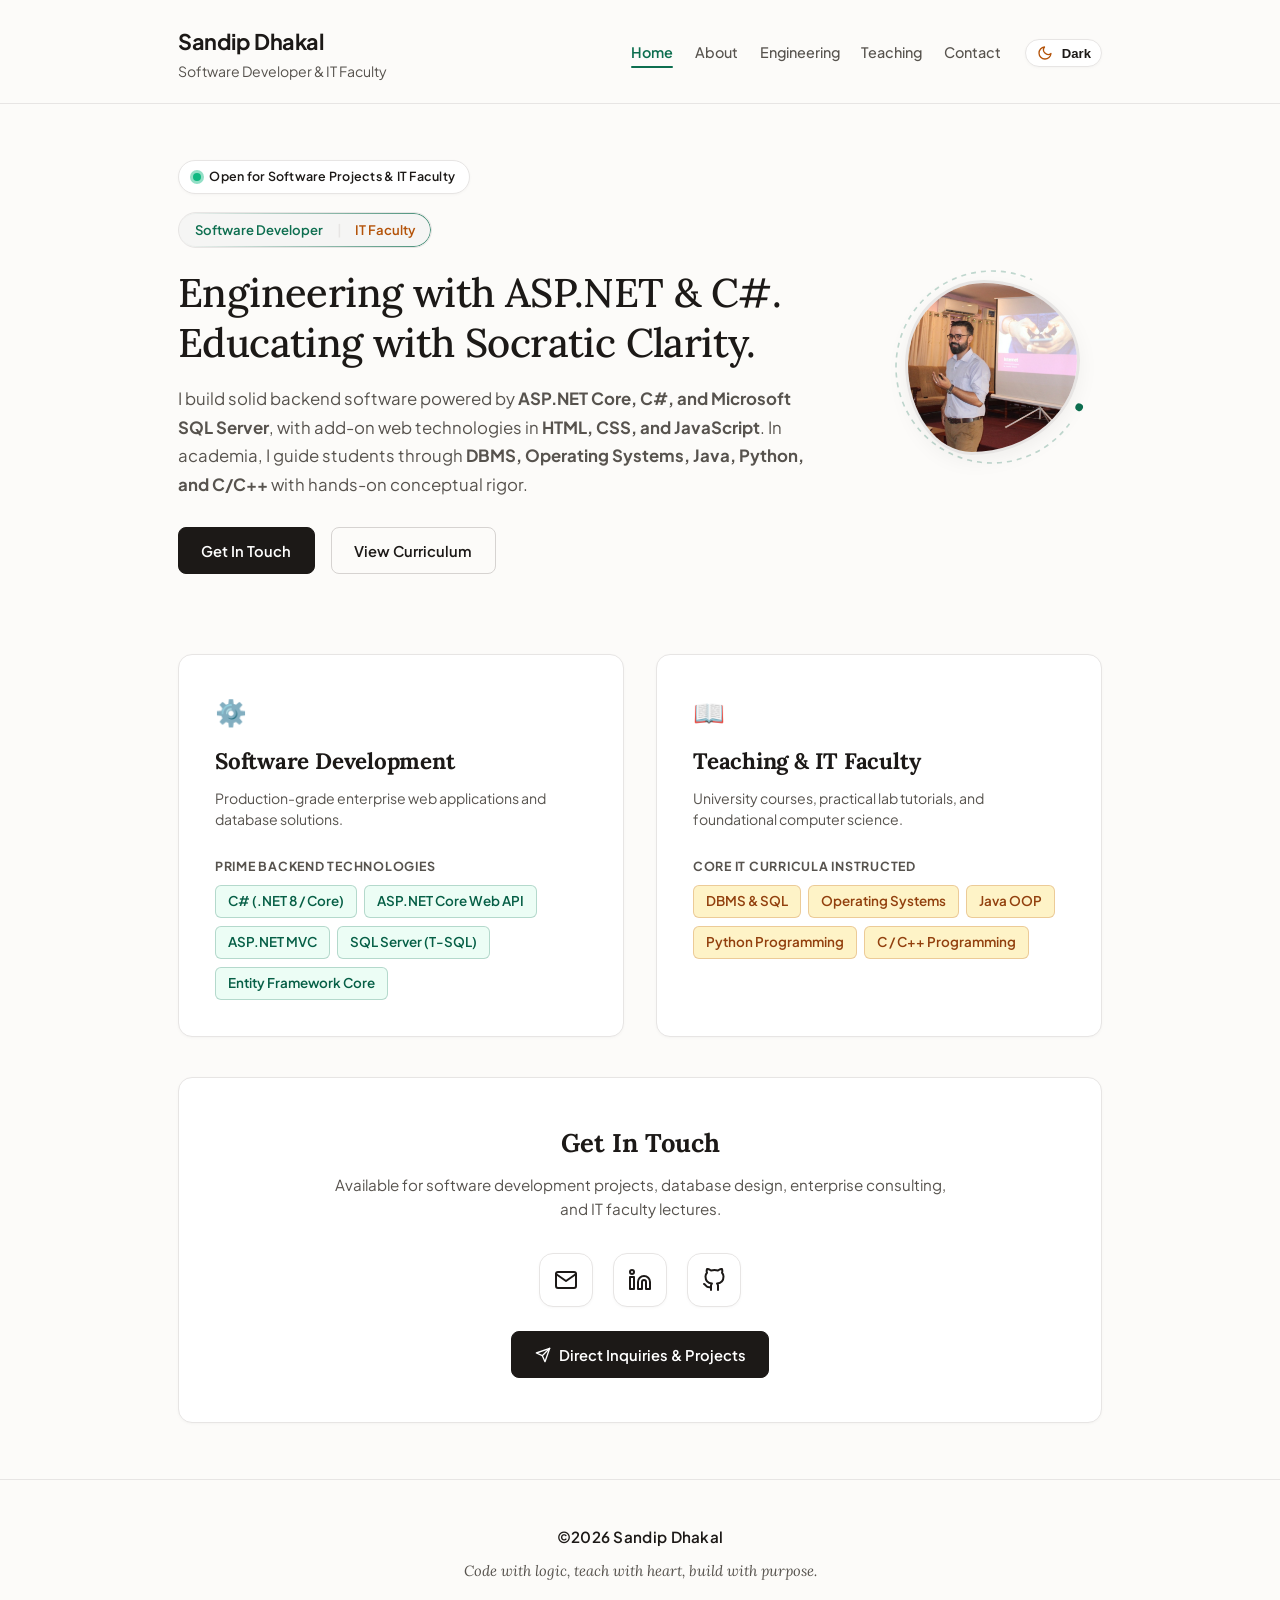
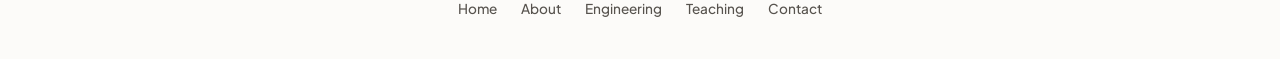
<file: index.html>
<!DOCTYPE html>
<html lang="en">

<head>
  <meta charset="UTF-8">
  <meta name="viewport" content="width=device-width, initial-scale=1.0">
  <title>Sandip Dhakal | Software Developer &amp; IT Faculty in Nepal</title>
  <meta name="description"
    content="Sandip Dhakal builds production-grade backend systems with ASP.NET Core, C#, and SQL Server. He also teaches DBMS, Operating Systems, Java, Python, and C/C++ at university level in Sunwal, Nepal.">
  <link rel="canonical" href="https://dhakalsandip.com.np/">

  <!-- Open Graph -->
  <meta property="og:type" content="website">
  <meta property="og:title" content="Sandip Dhakal | Software Developer &amp; IT Faculty">
  <meta property="og:description"
    content="Backend engineering with ASP.NET Core and C#. University-level IT instruction in DBMS, OS, Java, Python, and C/C++. Based in Sunwal, Nepal.">
  <meta property="og:url" content="https://dhakalsandip.com.np/">
  <meta property="og:image" content="https://dhakalsandip.com.np/images/og-share.jpg">
  <meta property="og:image:width" content="1200">
  <meta property="og:image:height" content="630">
  <meta property="og:site_name" content="Sandip Dhakal">

  <!-- Twitter Card -->
  <meta name="twitter:card" content="summary_large_image">
  <meta name="twitter:title" content="Sandip Dhakal | Software Developer &amp; IT Faculty">
  <meta name="twitter:description"
    content="Backend engineering with ASP.NET Core and C#. University-level IT instruction in DBMS, OS, Java, Python, and C/C++.">
  <meta name="twitter:image" content="https://dhakalsandip.com.np/images/og-share.jpg">

  <!-- Schema.org Person + Business -->
  <script type="application/ld+json">
  {
    "@context": "https://schema.org",
    "@type": "Person",
    "name": "Sandip Dhakal",
    "url": "https://dhakalsandip.com.np",
    "image": "https://dhakalsandip.com.np/images/avatar.jpg",
    "jobTitle": ["Software Developer", "IT Faculty"],
    "description": "Software Developer specializing in ASP.NET Core, C#, and Microsoft SQL Server. IT Faculty teaching DBMS, Operating Systems, Java, Python, and C/C++.",
    "address": {
      "@type": "PostalAddress",
      "addressLocality": "Sunwal",
      "addressRegion": "Lumbini Province",
      "addressCountry": "NP"
    },
    "email": "iamdhakalsandip@gmail.com",
    "sameAs": [
      "https://www.linkedin.com/in/dhakalsandip",
      "https://github.com/dhakalsandip"
    ],
    "knowsAbout": [
      "ASP.NET Core", "C#", "Microsoft SQL Server", "Entity Framework Core",
      "HTML", "CSS", "JavaScript", "DBMS", "Operating Systems", "Java", "Python", "C/C++"
    ]
  }
  </script>

  <script>
    (function () {
      try {
        var urlParams = new URLSearchParams(window.location.search);
        var queryTheme = urlParams.get('theme');
        if (queryTheme === 'light' || queryTheme === 'dark') {
          document.documentElement.setAttribute('data-theme', queryTheme);
          return;
        }
        var saved = localStorage.getItem('sandip-portfolio-theme');
        if (saved === 'dark' || saved === 'light') {
          document.documentElement.setAttribute('data-theme', saved);
        } else if (window.matchMedia && window.matchMedia('(prefers-color-scheme: dark)').matches) {
          document.documentElement.setAttribute('data-theme', 'dark');
        } else {
          document.documentElement.setAttribute('data-theme', 'light');
        }
      } catch (e) {
        document.documentElement.setAttribute('data-theme', 'light');
      }
    })();
  </script>

  <link rel="preconnect" href="https://fonts.googleapis.com">
  <link rel="preconnect" href="https://fonts.gstatic.com" crossorigin>
  <link
    href="https://fonts.googleapis.com/css2?family=Plus+Jakarta+Sans:wght@400;500;600;700&family=Lora:ital,wght@0,500;0,600;1,400&display=swap"
    rel="stylesheet">

  <link rel="icon" type="image/svg+xml" href="images/favicon.svg">
  <link rel="stylesheet" href="css/style.css">
</head>

<body>

  <div id="header-placeholder"></div>


  <main class="container">
    <section class="hero reveal-on-scroll" id="overview">
      <div>
        <div class="live-status-pill">
          <span class="pulse-dot"></span>
          <span>Open for Software Projects &amp; IT Faculty</span>
        </div>

        <div>
          <div class="two-track-badge border-beam-badge">
            <span class="track-tag dev">Software Developer</span>
            <span style="color: var(--border);">|</span>
            <span class="track-tag teach">IT Faculty</span>
          </div>
        </div>

        <h1>
          Engineering with ASP.NET &amp; C#.<br>
          Educating with Socratic Clarity.
        </h1>

        <p class="bio">
          I build solid backend software powered by <strong>ASP.NET Core, C#, and Microsoft SQL Server</strong>, with
          add-on web technologies in <strong>HTML, CSS, and JavaScript</strong>. In academia, I guide students through
          <strong>DBMS, Operating Systems, Java, Python, and C/C++</strong> with hands-on conceptual rigor.
        </p>

        <div class="hero-btn-group">
          <a href="contact.html" class="btn btn-primary">
            Get In Touch
          </a>
          <a href="teaching.html" class="btn btn-secondary">
            View Curriculum
          </a>
        </div>
      </div>

      <div class="hero-photo-container" id="avatarContainer">
        <canvas id="curveCanvas" class="avatar-canvas" width="220" height="220"></canvas>
        <div class="hero-photo-curved" id="avatarPhoto" title="Sandip Dhakal">
          <img src="images/avatar.jpg" alt="Sandip Dhakal, Software Developer and IT Faculty based in Sunwal, Nepal" class="hero-photo" width="175" height="175">
        </div>
      </div>
    </section>

    <div class="grid-2 reveal-on-scroll">
      <a href="engineering.html" class="section-box spotlight-card" style="text-decoration: none; color: inherit;">
        <div class="spotlight-content">
          <div class="section-icon">&#9881;&#65039;</div>
          <h3>Software Development</h3>
          <p class="box-sub">Production-grade enterprise web applications and database solutions.</p>

          <div class="skill-category">
            <div class="skill-cat-title">Prime Backend Technologies</div>
            <div class="pill-group">
              <span class="pill highlight">C# (.NET 8 / Core)</span>
              <span class="pill highlight">ASP.NET Core Web API</span>
              <span class="pill highlight">ASP.NET MVC</span>
              <span class="pill highlight">SQL Server (T-SQL)</span>
              <span class="pill highlight">Entity Framework Core</span>
            </div>
          </div>
        </div>
      </a>

      <a href="teaching.html" class="section-box spotlight-card" style="text-decoration: none; color: inherit;">
        <div class="spotlight-content">
          <div class="section-icon">&#128214;</div>
          <h3>Teaching &amp; IT Faculty</h3>
          <p class="box-sub">University courses, practical lab tutorials, and foundational computer science.</p>

          <div class="skill-category">
            <div class="skill-cat-title">Core IT Curricula Instructed</div>
            <div class="pill-group">
              <span class="pill highlight-warm">DBMS &amp; SQL</span>
              <span class="pill highlight-warm">Operating Systems</span>
              <span class="pill highlight-warm">Java OOP</span>
              <span class="pill highlight-warm">Python Programming</span>
              <span class="pill highlight-warm">C / C++ Programming</span>
            </div>
          </div>
        </div>
      </a>
    </div>

    <section class="contact-card spotlight-card reveal-on-scroll" id="contact-preview">
      <div class="spotlight-content">
        <div class="contact-header">
          <h3>Get In Touch</h3>
          <p>Available for software development projects, database design, enterprise consulting, and IT faculty
            lectures.</p>
        </div>

        <div class="contact-social-row">
          <a href="mailto:iamdhakalsandip@gmail.com" class="social-icon-btn" aria-label="Send email to Sandip Dhakal"
            title="Send Email (iamdhakalsandip@gmail.com)">
            <svg width="24" height="24" viewBox="0 0 24 24" fill="none" stroke="currentColor" stroke-width="2"
              stroke-linecap="round" stroke-linejoin="round">
              <path d="M4 4h16c1.1 0 2 .9 2 2v12c0 1.1-.9 2-2 2H4c-1.1 0-2-.9-2-2V6c0-1.1.9-2 2-2z"></path>
              <polyline points="22,6 12,13 2,6"></polyline>
            </svg>
          </a>

          <a href="https://www.linkedin.com/in/dhakalsandip" target="_blank" rel="noopener noreferrer"
            class="social-icon-btn" aria-label="Visit Sandip Dhakal on LinkedIn"
            title="LinkedIn Profile (dhakalsandip)">
            <svg width="24" height="24" viewBox="0 0 24 24" fill="none" stroke="currentColor" stroke-width="2"
              stroke-linecap="round" stroke-linejoin="round">
              <path d="M16 8a6 6 0 0 1 6 6v7h-4v-7a2 2 0 0 0-2-2 2 2 0 0 0-2 2v7h-4v-7a6 6 0 0 1 6-6z"></path>
              <rect x="2" y="9" width="4" height="12"></rect>
              <circle cx="4" cy="4" r="2"></circle>
            </svg>
          </a>

          <a href="https://github.com/dhakalsandip" target="_blank" rel="noopener noreferrer" class="social-icon-btn"
            aria-label="Visit Sandip Dhakal on GitHub" title="GitHub Profile (dhakalsandip)">
            <svg width="24" height="24" viewBox="0 0 24 24" fill="none" stroke="currentColor" stroke-width="2"
              stroke-linecap="round" stroke-linejoin="round">
              <path
                d="M9 19c-5 1.5-5-2.5-7-3m14 6v-3.87a3.37 3.37 0 0 0-.94-2.61c3.14-.35 6.44-1.54 6.44-7A5.44 5.44 0 0 0 20 4.77 5.07 5.07 0 0 0 19.91 1S18.73.65 16 2.48a13.38 13.38 0 0 0-7 0C6.27.65 5.09 1 5.09 1A5.07 5.07 0 0 0 5 4.77a5.44 5.44 0 0 0-1.5 3.78c0 5.42 3.3 6.61 6.44 7A3.37 3.37 0 0 0 9 18.13V22">
              </path>
            </svg>
          </a>
        </div>

        <div style="margin-top: 1.5rem;">
          <a href="contact.html" class="btn btn-primary">
            <svg width="16" height="16" viewBox="0 0 24 24" fill="none" stroke="currentColor" stroke-width="2"
              stroke-linecap="round" stroke-linejoin="round">
              <line x1="22" y1="2" x2="11" y2="13"></line>
              <polygon points="22 2 15 22 11 13 2 9 22 2"></polygon>
            </svg>
            Direct Inquiries &amp; Projects
          </a>
        </div>
      </div>
    </section>
  </main>

  <footer class="footer">
    <div class="container">
      <div class="footer-copyright">
        &copy;<span id="nepal-year">2026</span> Sandip Dhakal
      </div>
      <div class="footer-caption">
        Code with logic, teach with heart, build with purpose.
      </div>
      <nav class="footer-nav" aria-label="Footer navigation">
        <a href="/">Home</a>
        <a href="about.html">About</a>
        <a href="engineering.html">Engineering</a>
        <a href="teaching.html">Teaching</a>
        <a href="contact.html">Contact</a>
      </nav>
    </div>
  </footer>

  <button id="back-to-top" class="back-to-top" type="button" aria-label="Scroll to top" title="Scroll to top">
    <svg width="20" height="20" viewBox="0 0 24 24" fill="none" stroke="currentColor" stroke-width="2.5"
      stroke-linecap="round" stroke-linejoin="round">
      <polyline points="18 15 12 9 6 15"></polyline>
    </svg>
  </button>

  <script src="js/main.js"></script>
</body>

</html>
</file>
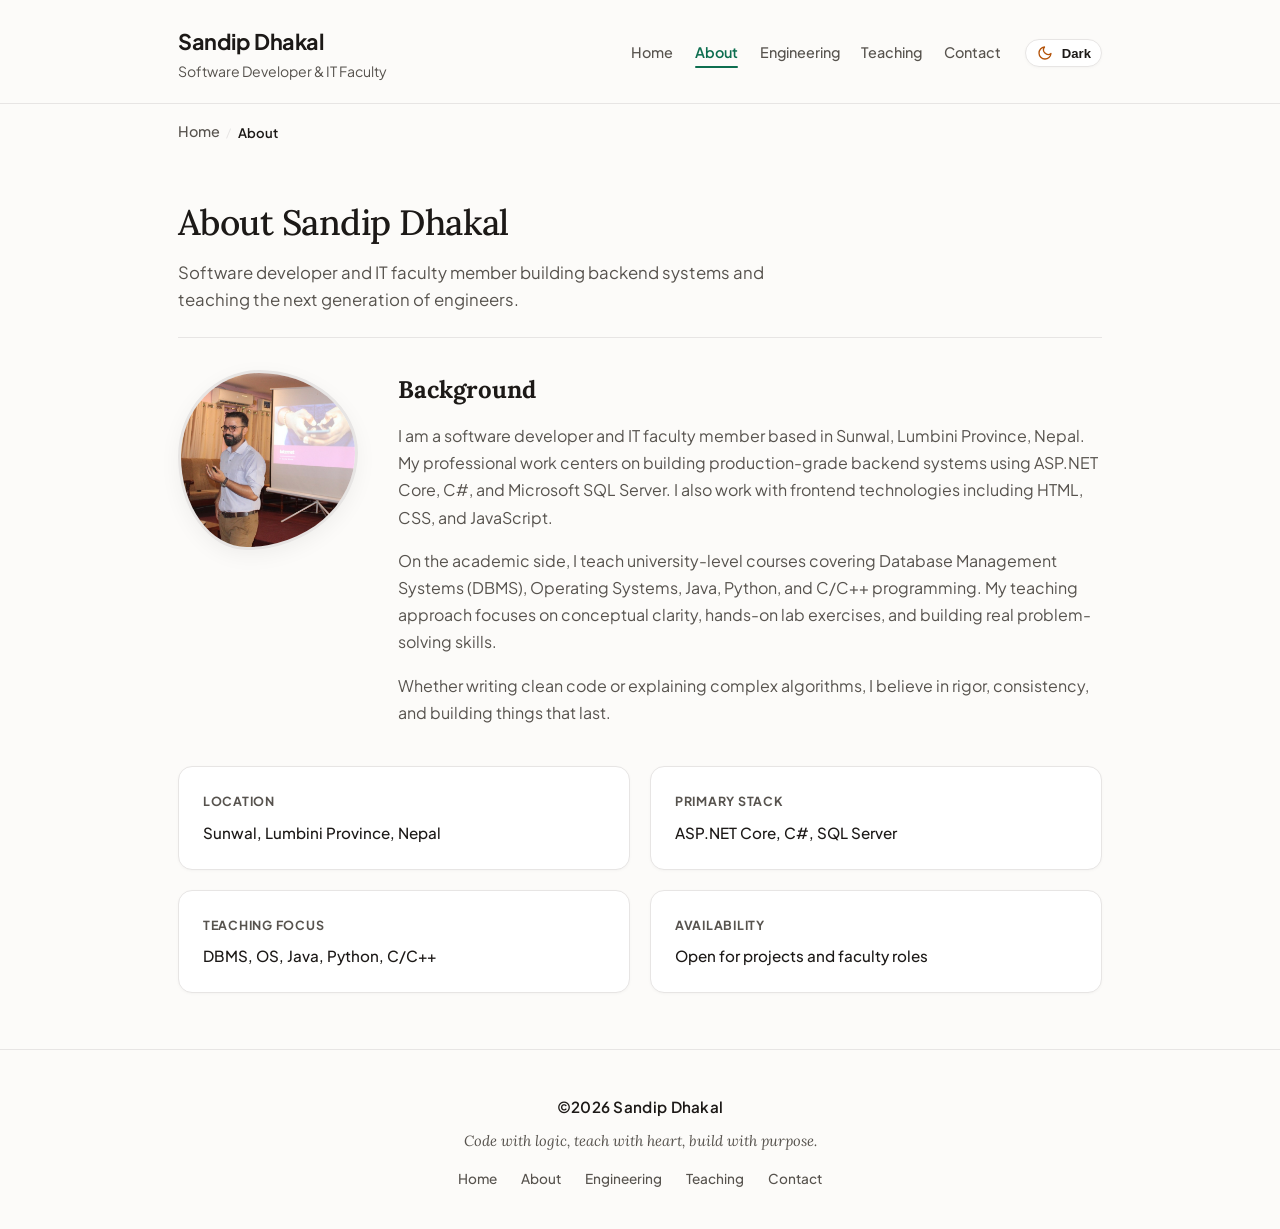
<file: about.html>
<!DOCTYPE html>
<html lang="en">

<head>
  <meta charset="UTF-8">
  <meta name="viewport" content="width=device-width, initial-scale=1.0">
  <title>About Sandip Dhakal | Background, Skills, and Location</title>
  <meta name="description"
    content="Learn about Sandip Dhakal, a software developer and IT faculty member based in Sunwal, Lumbini Province, Nepal. Specializing in ASP.NET Core, C#, SQL Server, and university-level IT education.">
  <link rel="canonical" href="https://dhakalsandip.com.np/about.html">

  <!-- Open Graph -->
  <meta property="og:type" content="profile">
  <meta property="og:title" content="About Sandip Dhakal | Software Developer &amp; IT Faculty">
  <meta property="og:description"
    content="Background, skills, and professional journey of Sandip Dhakal. Based in Sunwal, Nepal.">
  <meta property="og:url" content="https://dhakalsandip.com.np/about.html">
  <meta property="og:image" content="https://dhakalsandip.com.np/images/og-share.jpg">
  <meta property="og:site_name" content="Sandip Dhakal">

  <!-- Twitter Card -->
  <meta name="twitter:card" content="summary_large_image">
  <meta name="twitter:title" content="About Sandip Dhakal">
  <meta name="twitter:description"
    content="Background, skills, and professional journey of Sandip Dhakal. Based in Sunwal, Nepal.">
  <meta name="twitter:image" content="https://dhakalsandip.com.np/images/og-share.jpg">

  <!-- Breadcrumb Schema -->
  <script type="application/ld+json">
  {
    "@context": "https://schema.org",
    "@type": "BreadcrumbList",
    "itemListElement": [
      { "@type": "ListItem", "position": 1, "name": "Home", "item": "https://dhakalsandip.com.np/" },
      { "@type": "ListItem", "position": 2, "name": "About", "item": "https://dhakalsandip.com.np/about.html" }
    ]
  }
  </script>

  <script>
    (function () {
      try {
        var saved = localStorage.getItem('sandip-portfolio-theme');
        if (saved === 'dark' || saved === 'light') {
          document.documentElement.setAttribute('data-theme', saved);
        } else if (window.matchMedia && window.matchMedia('(prefers-color-scheme: dark)').matches) {
          document.documentElement.setAttribute('data-theme', 'dark');
        } else {
          document.documentElement.setAttribute('data-theme', 'light');
        }
      } catch (e) {
        document.documentElement.setAttribute('data-theme', 'light');
      }
    })();
  </script>

  <link rel="preconnect" href="https://fonts.googleapis.com">
  <link rel="preconnect" href="https://fonts.gstatic.com" crossorigin>
  <link
    href="https://fonts.googleapis.com/css2?family=Plus+Jakarta+Sans:wght@400;500;600;700&family=Lora:ital,wght@0,500;0,600;1,400&display=swap"
    rel="stylesheet">

  <link rel="icon" type="image/svg+xml" href="images/favicon.svg">
  <link rel="stylesheet" href="css/style.css">
</head>

<body>

  <div id="header-placeholder"></div>


  <main class="container">
    <nav class="breadcrumbs" aria-label="Breadcrumb">
      <ol>
        <li><a href="/">Home</a></li>
        <li><span class="breadcrumb-sep">/</span></li>
        <li><span class="breadcrumb-current">About</span></li>
      </ol>
    </nav>

    <div class="page-header">
      <h1>About Sandip Dhakal</h1>
      <p>Software developer and IT faculty member building backend systems and teaching the next generation of
        engineers.</p>
    </div>

    <div class="about-grid reveal-on-scroll">
      <div class="about-photo">
        <img src="images/avatar.jpg" alt="Portrait of Sandip Dhakal, software developer based in Sunwal, Nepal"
          width="180" height="180">
      </div>
      <div class="about-text">
        <h2>Background</h2>
        <p>
          I am a software developer and IT faculty member based in Sunwal, Lumbini Province, Nepal. My professional work
          centers on building production-grade backend systems using ASP.NET Core, C#, and Microsoft SQL Server. I also
          work with frontend technologies including HTML, CSS, and JavaScript.
        </p>
        <p>
          On the academic side, I teach university-level courses covering Database Management Systems (DBMS), Operating
          Systems, Java, Python, and C/C++ programming. My teaching approach focuses on conceptual clarity, hands-on lab
          exercises, and building real problem-solving skills.
        </p>
        <p>
          Whether writing clean code or explaining complex algorithms, I believe in rigor, consistency, and building
          things that last.
        </p>
      </div>
    </div>

    <div class="info-grid reveal-on-scroll">
      <div class="info-card">
        <h3>Location</h3>
        <p>Sunwal, Lumbini Province, Nepal</p>
      </div>
      <div class="info-card">
        <h3>Primary Stack</h3>
        <p>ASP.NET Core, C#, SQL Server</p>
      </div>
      <div class="info-card">
        <h3>Teaching Focus</h3>
        <p>DBMS, OS, Java, Python, C/C++</p>
      </div>
      <div class="info-card">
        <h3>Availability</h3>
        <p>Open for projects and faculty roles</p>
      </div>
    </div>


  </main>

  <footer class="footer">
    <div class="container">
      <div class="footer-copyright">
        &copy;<span id="nepal-year">2026</span> Sandip Dhakal
      </div>
      <div class="footer-caption">
        Code with logic, teach with heart, build with purpose.
      </div>
      <nav class="footer-nav" aria-label="Footer navigation">
        <a href="/">Home</a>
        <a href="about.html">About</a>
        <a href="engineering.html">Engineering</a>
        <a href="teaching.html">Teaching</a>
        <a href="contact.html">Contact</a>
      </nav>
    </div>
  </footer>

  <button id="back-to-top" class="back-to-top" type="button" aria-label="Scroll to top" title="Scroll to top">
    <svg width="20" height="20" viewBox="0 0 24 24" fill="none" stroke="currentColor" stroke-width="2.5"
      stroke-linecap="round" stroke-linejoin="round">
      <polyline points="18 15 12 9 6 15"></polyline>
    </svg>
  </button>

  <script src="js/main.js"></script>
</body>

</html>
</file>
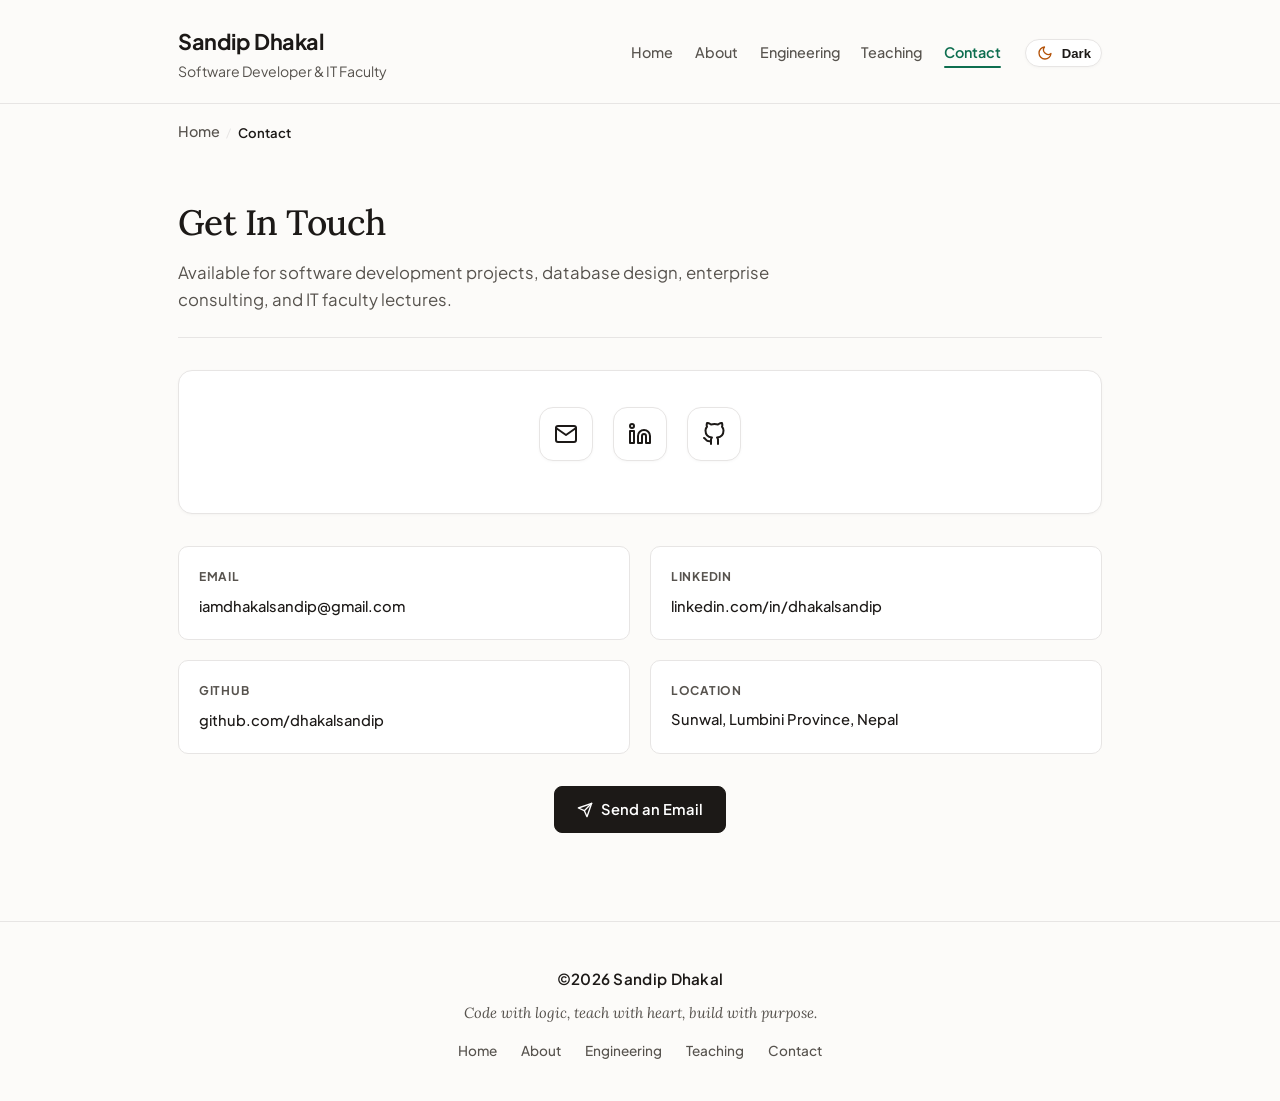
<file: contact.html>
<!DOCTYPE html>
<html lang="en">

<head>
  <meta charset="UTF-8">
  <meta name="viewport" content="width=device-width, initial-scale=1.0">
  <title>Contact Sandip Dhakal | Hire for Projects or Faculty Roles</title>
  <meta name="description"
    content="Contact Sandip Dhakal for software development projects, database design, enterprise consulting, or IT faculty lectures. Based in Sunwal, Nepal. Reach out via email, LinkedIn, or GitHub.">
  <link rel="canonical" href="https://dhakalsandip.com.np/contact.html">

  <!-- Open Graph -->
  <meta property="og:type" content="website">
  <meta property="og:title" content="Contact Sandip Dhakal | Projects &amp; Faculty">
  <meta property="og:description"
    content="Reach out for software development, database design, consulting, or IT faculty lectures. Based in Sunwal, Nepal.">
  <meta property="og:url" content="https://dhakalsandip.com.np/contact.html">
  <meta property="og:image" content="https://dhakalsandip.com.np/images/og-share.jpg">
  <meta property="og:site_name" content="Sandip Dhakal">

  <!-- Twitter Card -->
  <meta name="twitter:card" content="summary_large_image">
  <meta name="twitter:title" content="Contact Sandip Dhakal">
  <meta name="twitter:description"
    content="Reach out for software development, database design, consulting, or IT faculty lectures.">
  <meta name="twitter:image" content="https://dhakalsandip.com.np/images/og-share.jpg">

  <!-- Breadcrumb Schema -->
  <script type="application/ld+json">
  {
    "@context": "https://schema.org",
    "@type": "BreadcrumbList",
    "itemListElement": [
      { "@type": "ListItem", "position": 1, "name": "Home", "item": "https://dhakalsandip.com.np/" },
      { "@type": "ListItem", "position": 2, "name": "Contact", "item": "https://dhakalsandip.com.np/contact.html" }
    ]
  }
  </script>

  <script>
    (function () {
      try {
        var saved = localStorage.getItem('sandip-portfolio-theme');
        if (saved === 'dark' || saved === 'light') {
          document.documentElement.setAttribute('data-theme', saved);
        } else if (window.matchMedia && window.matchMedia('(prefers-color-scheme: dark)').matches) {
          document.documentElement.setAttribute('data-theme', 'dark');
        } else {
          document.documentElement.setAttribute('data-theme', 'light');
        }
      } catch (e) {
        document.documentElement.setAttribute('data-theme', 'light');
      }
    })();
  </script>

  <link rel="preconnect" href="https://fonts.googleapis.com">
  <link rel="preconnect" href="https://fonts.gstatic.com" crossorigin>
  <link
    href="https://fonts.googleapis.com/css2?family=Plus+Jakarta+Sans:wght@400;500;600;700&family=Lora:ital,wght@0,500;0,600;1,400&display=swap"
    rel="stylesheet">

  <link rel="icon" type="image/svg+xml" href="images/favicon.svg">
  <link rel="stylesheet" href="css/style.css">
</head>

<body>

  <div id="header-placeholder"></div>


  <main class="container">
    <nav class="breadcrumbs" aria-label="Breadcrumb">
      <ol>
        <li><a href="/">Home</a></li>
        <li><span class="breadcrumb-sep">/</span></li>
        <li><span class="breadcrumb-current">Contact</span></li>
      </ol>
    </nav>

    <div class="page-header">
      <h1>Get In Touch</h1>
      <p>Available for software development projects, database design, enterprise consulting, and IT faculty lectures.
      </p>
    </div>

    <div class="section-box spotlight-card reveal-on-scroll">
      <div class="spotlight-content" style="text-align: center;">
        <div class="contact-social-row" style="margin-top: 0;">
          <a href="mailto:iamdhakalsandip@gmail.com" class="social-icon-btn" aria-label="Send email to Sandip Dhakal"
            title="Send Email (iamdhakalsandip@gmail.com)">
            <svg width="24" height="24" viewBox="0 0 24 24" fill="none" stroke="currentColor" stroke-width="2"
              stroke-linecap="round" stroke-linejoin="round">
              <path d="M4 4h16c1.1 0 2 .9 2 2v12c0 1.1-.9 2-2 2H4c-1.1 0-2-.9-2-2V6c0-1.1.9-2 2-2z"></path>
              <polyline points="22,6 12,13 2,6"></polyline>
            </svg>
          </a>

          <a href="https://www.linkedin.com/in/dhakalsandip" target="_blank" rel="noopener noreferrer"
            class="social-icon-btn" aria-label="Visit Sandip Dhakal on LinkedIn"
            title="LinkedIn Profile (dhakalsandip)">
            <svg width="24" height="24" viewBox="0 0 24 24" fill="none" stroke="currentColor" stroke-width="2"
              stroke-linecap="round" stroke-linejoin="round">
              <path d="M16 8a6 6 0 0 1 6 6v7h-4v-7a2 2 0 0 0-2-2 2 2 0 0 0-2 2v7h-4v-7a6 6 0 0 1 6-6z"></path>
              <rect x="2" y="9" width="4" height="12"></rect>
              <circle cx="4" cy="4" r="2"></circle>
            </svg>
          </a>

          <a href="https://github.com/dhakalsandip" target="_blank" rel="noopener noreferrer" class="social-icon-btn"
            aria-label="Visit Sandip Dhakal on GitHub" title="GitHub Profile (dhakalsandip)">
            <svg width="24" height="24" viewBox="0 0 24 24" fill="none" stroke="currentColor" stroke-width="2"
              stroke-linecap="round" stroke-linejoin="round">
              <path
                d="M9 19c-5 1.5-5-2.5-7-3m14 6v-3.87a3.37 3.37 0 0 0-.94-2.61c3.14-.35 6.44-1.54 6.44-7A5.44 5.44 0 0 0 20 4.77 5.07 5.07 0 0 0 19.91 1S18.73.65 16 2.48a13.38 13.38 0 0 0-7 0C6.27.65 5.09 1 5.09 1A5.07 5.07 0 0 0 5 4.77a5.44 5.44 0 0 0-1.5 3.78c0 5.42 3.3 6.61 6.44 7A3.37 3.37 0 0 0 9 18.13V22">
              </path>
            </svg>
          </a>
        </div>
      </div>
    </div>

    <div class="contact-details reveal-on-scroll">
      <div class="contact-detail-item">
        <h4>Email</h4>
        <a href="mailto:iamdhakalsandip@gmail.com">iamdhakalsandip@gmail.com</a>
      </div>
      <div class="contact-detail-item">
        <h4>LinkedIn</h4>
        <a href="https://www.linkedin.com/in/dhakalsandip" target="_blank"
          rel="noopener noreferrer">linkedin.com/in/dhakalsandip</a>
      </div>
      <div class="contact-detail-item">
        <h4>GitHub</h4>
        <a href="https://github.com/dhakalsandip" target="_blank"
          rel="noopener noreferrer">github.com/dhakalsandip</a>
      </div>
      <div class="contact-detail-item">
        <h4>Location</h4>
        <p>Sunwal, Lumbini Province, Nepal</p>
      </div>
    </div>

    <div style="text-align: center; margin: 2rem 0;">
      <a href="mailto:iamdhakalsandip@gmail.com" class="btn btn-primary reveal-on-scroll">
        <svg width="16" height="16" viewBox="0 0 24 24" fill="none" stroke="currentColor" stroke-width="2"
          stroke-linecap="round" stroke-linejoin="round">
          <line x1="22" y1="2" x2="11" y2="13"></line>
          <polygon points="22 2 15 22 11 13 2 9 22 2"></polygon>
        </svg>
        Send an Email
      </a>
    </div>


  </main>

  <footer class="footer">
    <div class="container">
      <div class="footer-copyright">
        &copy;<span id="nepal-year">2026</span> Sandip Dhakal
      </div>
      <div class="footer-caption">
        Code with logic, teach with heart, build with purpose.
      </div>
      <nav class="footer-nav" aria-label="Footer navigation">
        <a href="/">Home</a>
        <a href="about.html">About</a>
        <a href="engineering.html">Engineering</a>
        <a href="teaching.html">Teaching</a>
        <a href="contact.html">Contact</a>
      </nav>
    </div>
  </footer>

  <button id="back-to-top" class="back-to-top" type="button" aria-label="Scroll to top" title="Scroll to top">
    <svg width="20" height="20" viewBox="0 0 24 24" fill="none" stroke="currentColor" stroke-width="2.5"
      stroke-linecap="round" stroke-linejoin="round">
      <polyline points="18 15 12 9 6 15"></polyline>
    </svg>
  </button>

  <script src="js/main.js"></script>
</body>

</html>
</file>
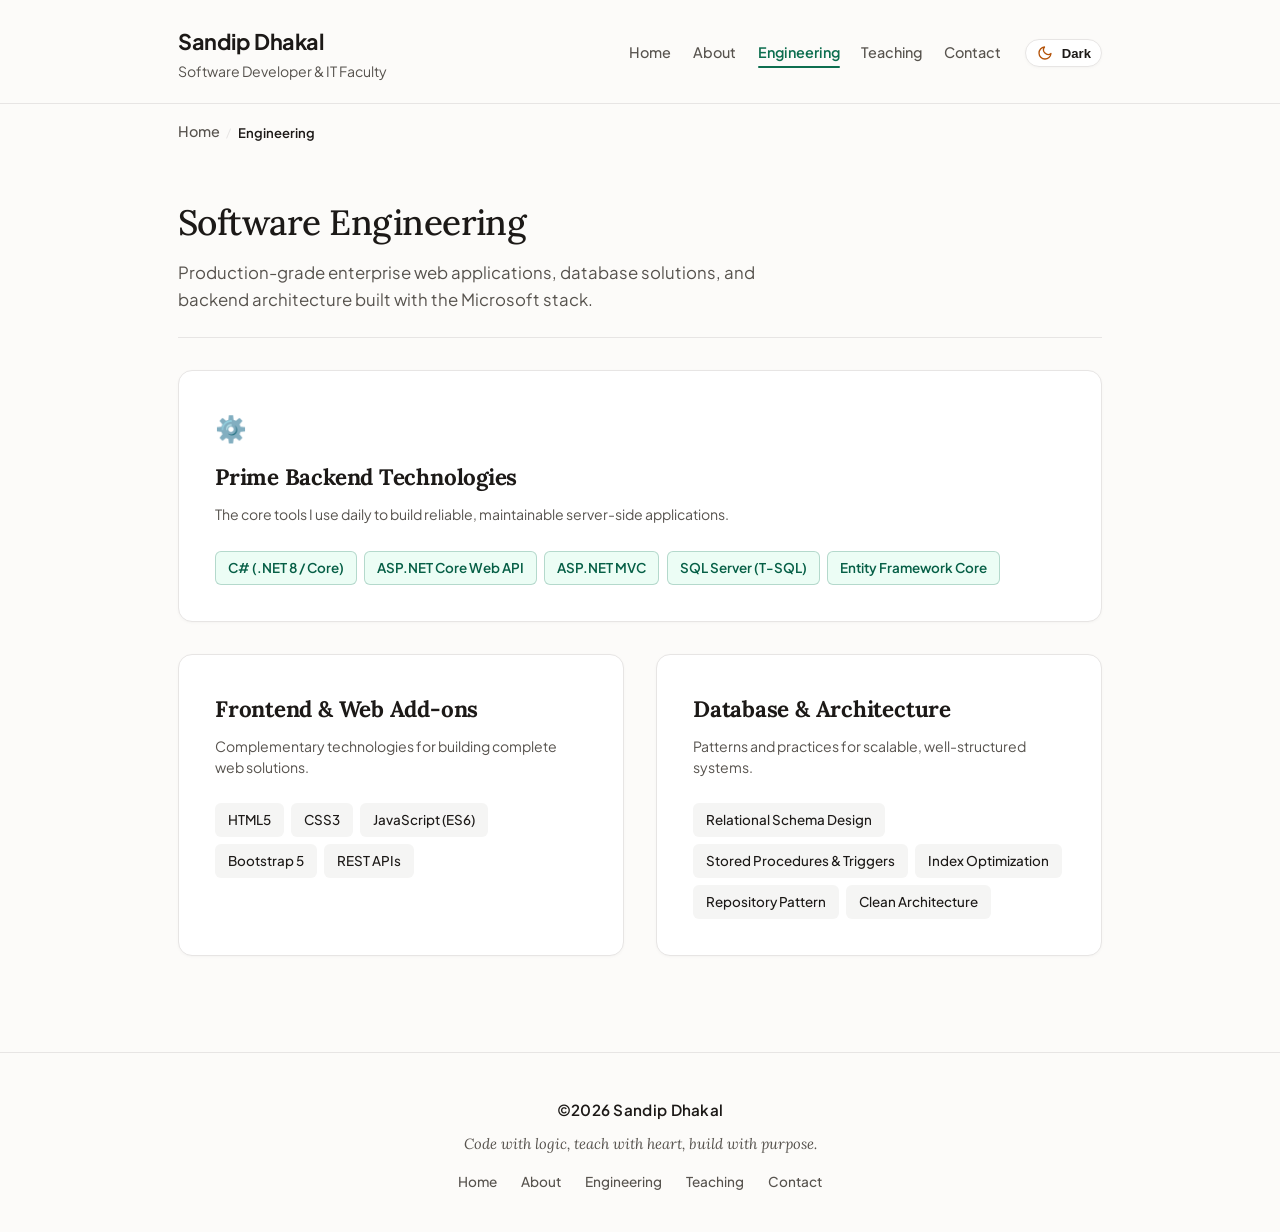
<file: engineering.html>
<!DOCTYPE html>
<html lang="en">

<head>
  <meta charset="UTF-8">
  <meta name="viewport" content="width=device-width, initial-scale=1.0">
  <title>Software Engineering Skills | Sandip Dhakal</title>
  <meta name="description"
    content="Explore Sandip Dhakal's software engineering stack: ASP.NET Core, C#, SQL Server, Entity Framework Core, REST APIs, HTML, CSS, JavaScript, and clean architecture patterns.">
  <link rel="canonical" href="https://dhakalsandip.com.np/engineering.html">

  <!-- Open Graph -->
  <meta property="og:type" content="website">
  <meta property="og:title" content="Software Engineering Skills | Sandip Dhakal">
  <meta property="og:description"
    content="Backend engineering with ASP.NET Core, C#, SQL Server, Entity Framework Core, and clean architecture.">
  <meta property="og:url" content="https://dhakalsandip.com.np/engineering.html">
  <meta property="og:image" content="https://dhakalsandip.com.np/images/og-share.jpg">
  <meta property="og:site_name" content="Sandip Dhakal">

  <!-- Twitter Card -->
  <meta name="twitter:card" content="summary_large_image">
  <meta name="twitter:title" content="Software Engineering Skills | Sandip Dhakal">
  <meta name="twitter:description"
    content="Backend engineering with ASP.NET Core, C#, SQL Server, Entity Framework Core, and clean architecture.">
  <meta name="twitter:image" content="https://dhakalsandip.com.np/images/og-share.jpg">

  <!-- Breadcrumb Schema -->
  <script type="application/ld+json">
  {
    "@context": "https://schema.org",
    "@type": "BreadcrumbList",
    "itemListElement": [
      { "@type": "ListItem", "position": 1, "name": "Home", "item": "https://dhakalsandip.com.np/" },
      { "@type": "ListItem", "position": 2, "name": "Engineering", "item": "https://dhakalsandip.com.np/engineering.html" }
    ]
  }
  </script>

  <script>
    (function () {
      try {
        var saved = localStorage.getItem('sandip-portfolio-theme');
        if (saved === 'dark' || saved === 'light') {
          document.documentElement.setAttribute('data-theme', saved);
        } else if (window.matchMedia && window.matchMedia('(prefers-color-scheme: dark)').matches) {
          document.documentElement.setAttribute('data-theme', 'dark');
        } else {
          document.documentElement.setAttribute('data-theme', 'light');
        }
      } catch (e) {
        document.documentElement.setAttribute('data-theme', 'light');
      }
    })();
  </script>

  <link rel="preconnect" href="https://fonts.googleapis.com">
  <link rel="preconnect" href="https://fonts.gstatic.com" crossorigin>
  <link
    href="https://fonts.googleapis.com/css2?family=Plus+Jakarta+Sans:wght@400;500;600;700&family=Lora:ital,wght@0,500;0,600;1,400&display=swap"
    rel="stylesheet">

  <link rel="icon" type="image/svg+xml" href="images/favicon.svg">
  <link rel="stylesheet" href="css/style.css">
</head>

<body>

  <div id="header-placeholder"></div>


  <main class="container">
    <nav class="breadcrumbs" aria-label="Breadcrumb">
      <ol>
        <li><a href="/">Home</a></li>
        <li><span class="breadcrumb-sep">/</span></li>
        <li><span class="breadcrumb-current">Engineering</span></li>
      </ol>
    </nav>

    <div class="page-header">
      <h1>Software Engineering</h1>
      <p>Production-grade enterprise web applications, database solutions, and backend architecture built with the
        Microsoft stack.</p>
    </div>

    <div class="section-box spotlight-card reveal-on-scroll">
      <div class="spotlight-content">
        <div class="section-icon">&#9881;&#65039;</div>
        <h3>Prime Backend Technologies</h3>
        <p class="box-sub">The core tools I use daily to build reliable, maintainable server-side applications.</p>

        <div class="skill-category">
          <div class="pill-group">
            <span class="pill highlight">C# (.NET 8 / Core)</span>
            <span class="pill highlight">ASP.NET Core Web API</span>
            <span class="pill highlight">ASP.NET MVC</span>
            <span class="pill highlight">SQL Server (T-SQL)</span>
            <span class="pill highlight">Entity Framework Core</span>
          </div>
        </div>
      </div>
    </div>

    <div class="grid-2" style="margin-top: 2rem;">
      <div class="section-box spotlight-card reveal-on-scroll">
        <div class="spotlight-content">
          <h3>Frontend &amp; Web Add-ons</h3>
          <p class="box-sub">Complementary technologies for building complete web solutions.</p>
          <div class="pill-group">
            <span class="pill">HTML5</span>
            <span class="pill">CSS3</span>
            <span class="pill">JavaScript (ES6)</span>
            <span class="pill">Bootstrap 5</span>
            <span class="pill">REST APIs</span>
          </div>
        </div>
      </div>

      <div class="section-box spotlight-card reveal-on-scroll">
        <div class="spotlight-content">
          <h3>Database &amp; Architecture</h3>
          <p class="box-sub">Patterns and practices for scalable, well-structured systems.</p>
          <div class="pill-group">
            <span class="pill">Relational Schema Design</span>
            <span class="pill">Stored Procedures &amp; Triggers</span>
            <span class="pill">Index Optimization</span>
            <span class="pill">Repository Pattern</span>
            <span class="pill">Clean Architecture</span>
          </div>
        </div>
      </div>
    </div>


  </main>

  <footer class="footer">
    <div class="container">
      <div class="footer-copyright">
        &copy;<span id="nepal-year">2026</span> Sandip Dhakal
      </div>
      <div class="footer-caption">
        Code with logic, teach with heart, build with purpose.
      </div>
      <nav class="footer-nav" aria-label="Footer navigation">
        <a href="/">Home</a>
        <a href="about.html">About</a>
        <a href="engineering.html">Engineering</a>
        <a href="teaching.html">Teaching</a>
        <a href="contact.html">Contact</a>
      </nav>
    </div>
  </footer>

  <button id="back-to-top" class="back-to-top" type="button" aria-label="Scroll to top" title="Scroll to top">
    <svg width="20" height="20" viewBox="0 0 24 24" fill="none" stroke="currentColor" stroke-width="2.5"
      stroke-linecap="round" stroke-linejoin="round">
      <polyline points="18 15 12 9 6 15"></polyline>
    </svg>
  </button>

  <script src="js/main.js"></script>
</body>

</html>
</file>
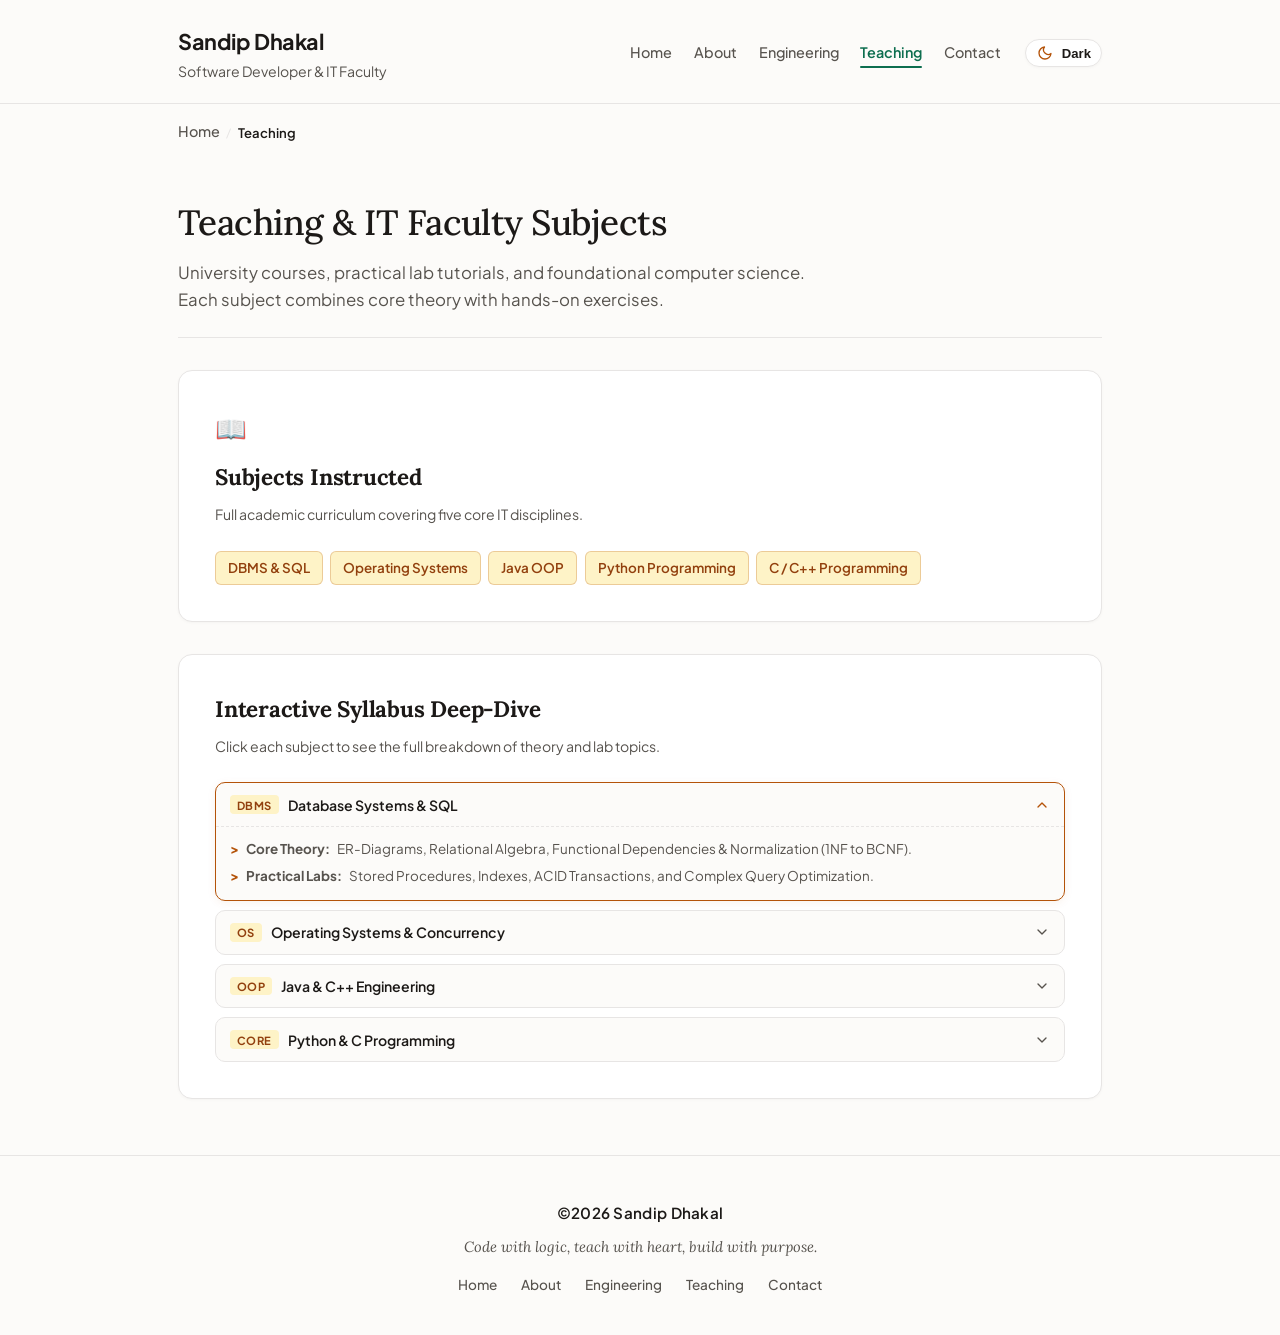
<file: teaching.html>
<!DOCTYPE html>
<html lang="en">

<head>
  <meta charset="UTF-8">
  <meta name="viewport" content="width=device-width, initial-scale=1.0">
  <title>Teaching &amp; IT Curriculum | Sandip Dhakal</title>
  <meta name="description"
    content="Explore Sandip Dhakal's IT faculty curriculum: DBMS and SQL, Operating Systems, Java OOP, Python Programming, and C/C++. University-level courses with hands-on lab exercises.">
  <link rel="canonical" href="https://dhakalsandip.com.np/teaching.html">

  <!-- Open Graph -->
  <meta property="og:type" content="website">
  <meta property="og:title" content="Teaching &amp; IT Curriculum | Sandip Dhakal">
  <meta property="og:description"
    content="University-level IT courses in DBMS, Operating Systems, Java, Python, and C/C++. Taught by Sandip Dhakal.">
  <meta property="og:url" content="https://dhakalsandip.com.np/teaching.html">
  <meta property="og:image" content="https://dhakalsandip.com.np/images/og-share.jpg">
  <meta property="og:site_name" content="Sandip Dhakal">

  <!-- Twitter Card -->
  <meta name="twitter:card" content="summary_large_image">
  <meta name="twitter:title" content="Teaching &amp; IT Curriculum | Sandip Dhakal">
  <meta name="twitter:description"
    content="University-level IT courses in DBMS, Operating Systems, Java, Python, and C/C++.">
  <meta name="twitter:image" content="https://dhakalsandip.com.np/images/og-share.jpg">

  <!-- Breadcrumb Schema -->
  <script type="application/ld+json">
  {
    "@context": "https://schema.org",
    "@type": "BreadcrumbList",
    "itemListElement": [
      { "@type": "ListItem", "position": 1, "name": "Home", "item": "https://dhakalsandip.com.np/" },
      { "@type": "ListItem", "position": 2, "name": "Teaching", "item": "https://dhakalsandip.com.np/teaching.html" }
    ]
  }
  </script>

  <script>
    (function () {
      try {
        var saved = localStorage.getItem('sandip-portfolio-theme');
        if (saved === 'dark' || saved === 'light') {
          document.documentElement.setAttribute('data-theme', saved);
        } else if (window.matchMedia && window.matchMedia('(prefers-color-scheme: dark)').matches) {
          document.documentElement.setAttribute('data-theme', 'dark');
        } else {
          document.documentElement.setAttribute('data-theme', 'light');
        }
      } catch (e) {
        document.documentElement.setAttribute('data-theme', 'light');
      }
    })();
  </script>

  <link rel="preconnect" href="https://fonts.googleapis.com">
  <link rel="preconnect" href="https://fonts.gstatic.com" crossorigin>
  <link
    href="https://fonts.googleapis.com/css2?family=Plus+Jakarta+Sans:wght@400;500;600;700&family=Lora:ital,wght@0,500;0,600;1,400&display=swap"
    rel="stylesheet">

  <link rel="icon" type="image/svg+xml" href="images/favicon.svg">
  <link rel="stylesheet" href="css/style.css">
</head>

<body>

  <div id="header-placeholder"></div>


  <main class="container">
    <nav class="breadcrumbs" aria-label="Breadcrumb">
      <ol>
        <li><a href="/">Home</a></li>
        <li><span class="breadcrumb-sep">/</span></li>
        <li><span class="breadcrumb-current">Teaching</span></li>
      </ol>
    </nav>

    <div class="page-header">
      <h1>Teaching &amp; IT Faculty Subjects</h1>
      <p>University courses, practical lab tutorials, and foundational computer science. Each subject combines core
        theory with hands-on exercises.</p>
    </div>

    <div class="section-box spotlight-card reveal-on-scroll">
      <div class="spotlight-content">
        <div class="section-icon">&#128214;</div>
        <h3>Subjects Instructed</h3>
        <p class="box-sub">Full academic curriculum covering five core IT disciplines.</p>

        <div class="skill-category">
          <div class="pill-group">
            <span class="pill highlight-warm">DBMS &amp; SQL</span>
            <span class="pill highlight-warm">Operating Systems</span>
            <span class="pill highlight-warm">Java OOP</span>
            <span class="pill highlight-warm">Python Programming</span>
            <span class="pill highlight-warm">C / C++ Programming</span>
          </div>
        </div>
      </div>
    </div>

    <div class="section-box spotlight-card reveal-on-scroll" style="margin-top: 2rem;">
      <div class="spotlight-content">
        <h3>Interactive Syllabus Deep-Dive</h3>
        <p class="box-sub">Click each subject to see the full breakdown of theory and lab topics.</p>

        <div class="curriculum-accordion" id="curriculumAccordion">
          <div class="accordion-item active">
            <button class="accordion-header" type="button" aria-expanded="true">
              <div class="accordion-title-group">
                <span class="accordion-badge">DBMS</span>
                <span>Database Systems &amp; SQL</span>
              </div>
              <svg class="accordion-icon" viewBox="0 0 24 24" fill="none" stroke="currentColor" stroke-width="2"
                stroke-linecap="round" stroke-linejoin="round">
                <polyline points="6 9 12 15 18 9"></polyline>
              </svg>
            </button>
            <div class="accordion-body">
              <ul class="accordion-meta-list">
                <li><strong>Core Theory:</strong> ER-Diagrams, Relational Algebra, Functional Dependencies &amp;
                  Normalization (1NF to BCNF).</li>
                <li><strong>Practical Labs:</strong> Stored Procedures, Indexes, ACID Transactions, and Complex Query
                  Optimization.</li>
              </ul>
            </div>
          </div>

          <div class="accordion-item">
            <button class="accordion-header" type="button" aria-expanded="false">
              <div class="accordion-title-group">
                <span class="accordion-badge">OS</span>
                <span>Operating Systems &amp; Concurrency</span>
              </div>
              <svg class="accordion-icon" viewBox="0 0 24 24" fill="none" stroke="currentColor" stroke-width="2"
                stroke-linecap="round" stroke-linejoin="round">
                <polyline points="6 9 12 15 18 9"></polyline>
              </svg>
            </button>
            <div class="accordion-body">
              <ul class="accordion-meta-list">
                <li><strong>Core Theory:</strong> Process States, CPU Scheduling (Round Robin, SJF), Banker's Deadlock
                  Avoidance.</li>
                <li><strong>Practical Labs:</strong> Virtual Memory Paging, Mutex &amp; Semaphore Synchronization, Linux
                  POSIX Shell.</li>
              </ul>
            </div>
          </div>

          <div class="accordion-item">
            <button class="accordion-header" type="button" aria-expanded="false">
              <div class="accordion-title-group">
                <span class="accordion-badge">OOP</span>
                <span>Java &amp; C++ Engineering</span>
              </div>
              <svg class="accordion-icon" viewBox="0 0 24 24" fill="none" stroke="currentColor" stroke-width="2"
                stroke-linecap="round" stroke-linejoin="round">
                <polyline points="6 9 12 15 18 9"></polyline>
              </svg>
            </button>
            <div class="accordion-body">
              <ul class="accordion-meta-list">
                <li><strong>Core Theory:</strong> Encapsulation, Inheritance, Polymorphism, Interfaces, and Exception
                  Safety.</li>
                <li><strong>Practical Labs:</strong> Multi-threading, Collections Framework, C++ STL, and Clean
                  Architecture Design Patterns.</li>
              </ul>
            </div>
          </div>

          <div class="accordion-item">
            <button class="accordion-header" type="button" aria-expanded="false">
              <div class="accordion-title-group">
                <span class="accordion-badge">Core</span>
                <span>Python &amp; C Programming</span>
              </div>
              <svg class="accordion-icon" viewBox="0 0 24 24" fill="none" stroke="currentColor" stroke-width="2"
                stroke-linecap="round" stroke-linejoin="round">
                <polyline points="6 9 12 15 18 9"></polyline>
              </svg>
            </button>
            <div class="accordion-body">
              <ul class="accordion-meta-list">
                <li><strong>Core Theory:</strong> Pointer Arithmetic, Memory Allocation (malloc/free), Data Structures
                  &amp; Complexity.</li>
                <li><strong>Practical Labs:</strong> Linked Lists, Trees, Algorithmic Problem Solving, and Scripting
                  Automation.</li>
              </ul>
            </div>
          </div>
        </div>
      </div>
    </div>


  </main>

  <footer class="footer">
    <div class="container">
      <div class="footer-copyright">
        &copy;<span id="nepal-year">2026</span> Sandip Dhakal
      </div>
      <div class="footer-caption">
        Code with logic, teach with heart, build with purpose.
      </div>
      <nav class="footer-nav" aria-label="Footer navigation">
        <a href="/">Home</a>
        <a href="about.html">About</a>
        <a href="engineering.html">Engineering</a>
        <a href="teaching.html">Teaching</a>
        <a href="contact.html">Contact</a>
      </nav>
    </div>
  </footer>

  <button id="back-to-top" class="back-to-top" type="button" aria-label="Scroll to top" title="Scroll to top">
    <svg width="20" height="20" viewBox="0 0 24 24" fill="none" stroke="currentColor" stroke-width="2.5"
      stroke-linecap="round" stroke-linejoin="round">
      <polyline points="18 15 12 9 6 15"></polyline>
    </svg>
  </button>

  <script src="js/main.js"></script>
</body>

</html>
</file>
<file: css/style.css>
/* ===================================================
   Sandip Dhakal Portfolio - Global Styles
   Domain: dhakalsandip.com.np
   =================================================== */

/* Theme Variables */
:root {
  --bg: #fcfbf9;
  --card-bg: #ffffff;
  --card-border: #e7e5e4;
  --text-dark: #1c1917;
  --text-muted: #57534e;
  --border: #e7e5e4;
  --accent: #0d6e4f;
  --accent-light: #10b981;
  --accent-warm: #b45309;
  --accent-warm-soft: #fef3c7;
  --pill-bg: #f5f5f4;
  --pill-text: #1c1917;
  --pill-dev-bg: #ecfdf5;
  --pill-dev-text: #065f46;
  --pill-teach-bg: #fef3c7;
  --pill-teach-text: #92400e;
  --table-stripe: #fafaf9;
  --badge-bg: #f5f5f4;
  --btn-primary-bg: #1c1917;
  --btn-primary-text: #ffffff;
  --btn-secondary-bg: transparent;
  --btn-secondary-border: #d6d3d1;
  --btn-secondary-text: #1c1917;
  --radius: 14px;
  --shadow-sm: 0 1px 3px rgba(0,0,0,0.03);
  --shadow-md: 0 6px 24px -4px rgba(28, 25, 23, 0.07);
  --header-bg: rgba(252, 251, 249, 0.88);
  --contact-item-bg: #ffffff;
}

[data-theme="dark"] {
  --bg: #090d14;
  --card-bg: #111722;
  --card-border: #1e293b;
  --text-dark: #f8fafc;
  --text-muted: #94a3b8;
  --border: #1e293b;
  --accent: #10b981;
  --accent-light: #34d399;
  --accent-warm: #f59e0b;
  --accent-warm-soft: rgba(245, 158, 11, 0.15);
  --pill-bg: #1e293b;
  --pill-text: #e2e8f0;
  --pill-dev-bg: rgba(16, 185, 129, 0.14);
  --pill-dev-text: #34d399;
  --pill-teach-bg: rgba(245, 158, 11, 0.16);
  --pill-teach-text: #fbbf24;
  --table-stripe: #151d2c;
  --badge-bg: #151d2c;
  --btn-primary-bg: #f8fafc;
  --btn-primary-text: #090d14;
  --btn-secondary-bg: transparent;
  --btn-secondary-border: #334155;
  --btn-secondary-text: #f8fafc;
  --shadow-sm: 0 1px 3px rgba(0,0,0,0.35);
  --shadow-md: 0 8px 30px -4px rgba(0, 0, 0, 0.55);
  --header-bg: rgba(9, 13, 20, 0.88);
  --contact-item-bg: #151d2c;
}

* {
  box-sizing: border-box;
  margin: 0;
  padding: 0;
}

html {
  scroll-behavior: smooth;
  -webkit-text-size-adjust: 100%;
}

html, body {
  background-color: var(--bg);
  color: var(--text-dark);
  /* Use clip instead of hidden — clip prevents horizontal scroll without
     creating a scroll container, so position:sticky on <header> still works */
  overflow-x: clip;
  width: 100%;
  -webkit-tap-highlight-color: rgba(16, 185, 129, 0.15);
}

body {
  font-family: 'Plus Jakarta Sans', -apple-system, BlinkMacSystemFont, 'Segoe UI', Roboto, sans-serif;
  line-height: 1.65;
  min-height: 100vh;
  display: flex;
  flex-direction: column;
  transition: background-color 0.25s ease, color 0.25s ease;
}

.container {
  max-width: 980px;
  margin: 0 auto;
  padding: 0 1.75rem;
  width: 100%;
}

/* Reading Scroll Progress Bar */
#scroll-progress {
  position: fixed;
  top: 0;
  left: 0;
  height: 3px;
  width: 0%;
  background: var(--accent);
  z-index: 9999;
  pointer-events: none;
  transition: width 0.08s linear;
}

/* Header & Navigation */
header {
  padding: 1.5rem 0 1.25rem 0;
  border-bottom: 1px solid var(--border);
  position: sticky;
  top: 0;
  background: var(--header-bg);
  z-index: 100;
  backdrop-filter: blur(12px);
  -webkit-backdrop-filter: blur(12px);
  transition: border-color 0.25s ease, background-color 0.25s ease;
}

/* On mobile: header scrolls with page (not fixed) */
@media (max-width: 768px) {
  header {
    position: static;
  }
}

.header-content {
  display: flex;
  justify-content: space-between;
  align-items: center;
  gap: 1rem;
}

.name-title h2 {
  font-size: 1.35rem;
  font-weight: 700;
  color: var(--text-dark);
  letter-spacing: -0.02em;
}

.name-title h2 a {
  color: inherit;
  text-decoration: none;
}

.name-title p {
  font-size: 0.88rem;
  color: var(--text-muted);
}

.nav-actions {
  display: flex;
  align-items: center;
  gap: 1.5rem;
}

nav {
  display: flex;
  align-items: center;
  gap: 1.35rem;
}

nav a {
  color: var(--text-muted);
  text-decoration: none;
  font-size: 0.9rem;
  font-weight: 500;
  transition: color 0.2s ease;
  position: relative;
  padding-bottom: 2px;
}

nav a:hover {
  color: var(--text-dark);
}

nav a.active {
  color: var(--accent);
  font-weight: 600;
}

nav a.active::after {
  content: '';
  position: absolute;
  bottom: -2px;
  left: 0;
  right: 0;
  height: 2px;
  background: var(--accent);
  border-radius: 1px;
}

/* Theme Toggle */
.theme-toggle-wrapper {
  display: flex;
  align-items: center;
}

.theme-toggle-btn {
  background: var(--card-bg);
  border: 1px solid var(--border);
  border-radius: 9999px;
  padding: 4px 10px;
  display: inline-flex;
  align-items: center;
  gap: 8px;
  cursor: pointer;
  color: var(--text-dark);
  font-size: 0.82rem;
  font-weight: 600;
  box-shadow: var(--shadow-sm);
  transition: all 0.25s ease;
}

.theme-toggle-btn:hover {
  border-color: var(--accent);
  transform: translateY(-1px);
}

.toggle-icon {
  width: 18px;
  height: 18px;
  display: flex;
  align-items: center;
  justify-content: center;
  color: var(--accent-warm);
}

/* Mobile Menu Toggle Button (Desktop: Hidden) */
.mobile-menu-btn {
  display: none;
  background: var(--card-bg);
  border: 1px solid var(--border);
  border-radius: 9px;
  width: 38px;
  height: 38px;
  padding: 8px 7px;
  cursor: pointer;
  flex-direction: column;
  justify-content: space-around;
  align-items: center;
  transition: all 0.25s ease;
  box-shadow: var(--shadow-sm);
  flex-shrink: 0;
  -webkit-appearance: none;
  appearance: none;
}

.mobile-menu-btn:hover {
  border-color: var(--accent);
  transform: translateY(-1px);
}

.mobile-menu-btn:focus-visible {
  outline: 2px solid var(--accent);
  outline-offset: 2px;
}

.hamburger-line {
  display: block;
  width: 100%;
  height: 2px;
  background-color: var(--text-dark);
  border-radius: 2px;
  transition: transform 0.25s cubic-bezier(0.4, 0, 0.2, 1), opacity 0.2s ease, background-color 0.2s ease;
  pointer-events: none;
}

.mobile-menu-btn.active .hamburger-line:nth-child(1) {
  transform: translateY(7px) rotate(45deg);
}

.mobile-menu-btn.active .hamburger-line:nth-child(2) {
  opacity: 0;
  transform: scaleX(0);
}

.mobile-menu-btn.active .hamburger-line:nth-child(3) {
  transform: translateY(-7px) rotate(-45deg);
}

/* Breadcrumbs */
.breadcrumbs {
  padding: 1rem 0 0.5rem 0;
}

.breadcrumbs ol {
  list-style: none;
  display: flex;
  align-items: center;
  gap: 0.4rem;
  font-size: 0.82rem;
  color: var(--text-muted);
  flex-wrap: wrap;
}

.breadcrumbs li {
  display: inline-flex;
  align-items: center;
  gap: 0.4rem;
}

.breadcrumbs a {
  color: var(--text-muted);
  text-decoration: none;
  transition: color 0.2s ease;
}

.breadcrumbs a:hover {
  color: var(--accent);
}

.breadcrumbs .breadcrumb-sep {
  color: var(--border);
  font-size: 0.75rem;
}

.breadcrumbs .breadcrumb-current {
  color: var(--text-dark);
  font-weight: 600;
}

/* Hero Section */
main {
  flex: 1;
}

.hero {
  padding: 3.5rem 0 2.5rem 0;
  display: grid;
  grid-template-columns: 1fr auto;
  gap: 2.5rem;
  align-items: center;
}

/* Live Status Radar Beacon */
.live-status-pill {
  display: inline-flex;
  align-items: center;
  gap: 0.55rem;
  padding: 0.35rem 0.85rem;
  background: var(--card-bg);
  border: 1px solid var(--border);
  border-radius: 9999px;
  font-size: 0.78rem;
  font-weight: 600;
  color: var(--text-dark);
  margin-bottom: 1.15rem;
  box-shadow: var(--shadow-sm);
  letter-spacing: 0.02em;
}

.pulse-dot {
  position: relative;
  width: 8px;
  height: 8px;
  border-radius: 50%;
  background: #10b981;
  display: inline-block;
  flex-shrink: 0;
}

.pulse-dot::after {
  content: '';
  position: absolute;
  top: -3px;
  left: -3px;
  width: 14px;
  height: 14px;
  border-radius: 50%;
  background: rgba(16, 185, 129, 0.45);
  animation: radar-pulse 1.8s infinite ease-out;
}

@keyframes radar-pulse {
  0% { transform: scale(0.6); opacity: 1; }
  100% { transform: scale(2.4); opacity: 0; }
}

.two-track-badge {
  display: inline-flex;
  align-items: center;
  gap: 0.85rem;
  padding: 0.4rem 1rem;
  background: var(--badge-bg);
  border: 1px solid var(--border);
  border-radius: 9999px;
  font-size: 0.82rem;
  font-weight: 600;
  margin-bottom: 1.25rem;
  position: relative;
}

/* Border Beam Effect */
.border-beam-badge {
  position: relative;
  overflow: hidden;
}

.border-beam-badge::after {
  content: '';
  position: absolute;
  inset: 0;
  border-radius: 9999px;
  padding: 1px;
  background: linear-gradient(90deg, transparent 0%, var(--accent) 50%, transparent 100%);
  -webkit-mask: linear-gradient(#fff 0 0) content-box, linear-gradient(#fff 0 0);
  -webkit-mask-composite: xor;
  mask-composite: exclude;
  pointer-events: none;
  background-size: 200% 100%;
  animation: border-beam-travel 4s linear infinite;
  opacity: 0.75;
}

@keyframes border-beam-travel {
  0% { background-position: 200% 0; }
  100% { background-position: -200% 0; }
}

.track-tag {
  display: inline-flex;
  align-items: center;
  gap: 0.4rem;
}

.track-tag.dev { color: var(--accent); }
.track-tag.teach { color: var(--accent-warm); }

.hero h1 {
  font-family: 'Lora', Georgia, serif;
  font-size: 2.5rem;
  font-weight: 500;
  line-height: 1.24;
  color: var(--text-dark);
  margin-bottom: 1.1rem;
  letter-spacing: -0.015em;
}

.hero p.bio {
  font-size: 1.05rem;
  color: var(--text-muted);
  max-width: 650px;
  margin-bottom: 1.75rem;
  line-height: 1.7;
}

.hero-btn-group {
  display: flex;
  gap: 1rem;
  flex-wrap: wrap;
}

.btn {
  display: inline-flex;
  align-items: center;
  justify-content: center;
  gap: 0.5rem;
  padding: 0.65rem 1.4rem;
  border-radius: 8px;
  text-decoration: none;
  font-size: 0.92rem;
  font-weight: 600;
  transition: all 0.2s ease;
  cursor: pointer;
}

.btn-primary {
  background: var(--btn-primary-bg);
  color: var(--btn-primary-text);
  border: 1px solid var(--btn-primary-bg);
}

.btn-primary:hover {
  transform: translateY(-2px);
  box-shadow: 0 4px 14px rgba(0,0,0,0.18);
}

.btn-secondary {
  background: var(--btn-secondary-bg);
  color: var(--btn-secondary-text);
  border: 1px solid var(--btn-secondary-border);
}

.btn-secondary:hover {
  background: var(--pill-bg);
  border-color: var(--text-muted);
  transform: translateY(-2px);
}

/* Curved Avatar & 3D Tilt Perspective */
.hero-photo-container {
  position: relative;
  width: 220px;
  height: 220px;
  display: flex;
  align-items: center;
  justify-content: center;
  flex-shrink: 0;
  perspective: 800px;
}

.avatar-canvas {
  position: absolute;
  top: 0;
  left: 0;
  width: 220px;
  height: 220px;
  pointer-events: none;
  z-index: 1;
}

.hero-photo-curved {
  position: relative;
  z-index: 2;
  width: 175px;
  height: 175px;
  border-radius: 45% 55% 62% 38% / 48% 46% 54% 52%;
  overflow: hidden;
  border: 3px solid var(--border);
  box-shadow: var(--shadow-md);
  transition: border-radius 0.5s cubic-bezier(0.34, 1.56, 0.64, 1), transform 0.15s ease-out, border-color 0.3s ease;
  transform-style: preserve-3d;
  will-change: transform;
}

.hero-photo-curved:hover {
  border-radius: 56% 44% 42% 58% / 54% 56% 44% 46%;
  border-color: var(--accent);
}

.hero-photo {
  width: 100%;
  height: 100%;
  object-fit: cover;
  display: block;
}

/* Two Column Layout */
.grid-2 {
  display: grid;
  grid-template-columns: 1fr 1fr;
  gap: 2rem;
  margin: 2.5rem 0;
}

.section-box {
  background: var(--card-bg);
  border: 1px solid var(--card-border);
  border-radius: var(--radius);
  padding: 2.25rem;
  box-shadow: var(--shadow-sm);
  transition: all 0.3s ease;
  position: relative;
}

.section-box:hover {
  box-shadow: var(--shadow-md);
  border-color: var(--border);
}

/* Spotlight Cards */
.spotlight-card {
  position: relative;
  overflow: hidden;
}

.spotlight-card::before {
  content: '';
  position: absolute;
  top: 0;
  left: 0;
  right: 0;
  bottom: 0;
  border-radius: inherit;
  pointer-events: none;
  opacity: 0;
  transition: opacity 0.3s ease;
  background: radial-gradient(450px circle at var(--mouse-x, 50%) var(--mouse-y, 50%), rgba(16, 185, 129, 0.08), transparent 45%);
  z-index: 1;
}

[data-theme="light"] .spotlight-card::before {
  background: radial-gradient(450px circle at var(--mouse-x, 50%) var(--mouse-y, 50%), rgba(13, 110, 79, 0.06), transparent 45%);
}

.spotlight-card:hover::before {
  opacity: 1;
}

.spotlight-content {
  position: relative;
  z-index: 2;
}

.section-icon {
  font-size: 1.6rem;
  margin-bottom: 0.6rem;
}

.section-box h3 {
  font-family: 'Lora', Georgia, serif;
  font-size: 1.4rem;
  margin-bottom: 0.5rem;
  color: var(--text-dark);
  letter-spacing: -0.01em;
}

.box-sub {
  font-size: 0.88rem;
  color: var(--text-muted);
  margin-bottom: 1.6rem;
  line-height: 1.5;
}

.skill-category {
  margin-bottom: 1.35rem;
}

.skill-category:last-child {
  margin-bottom: 0;
}

.skill-cat-title {
  font-size: 0.78rem;
  font-weight: 700;
  text-transform: uppercase;
  letter-spacing: 0.06em;
  color: var(--text-muted);
  margin-bottom: 0.5rem;
}

.pill-group {
  display: flex;
  flex-wrap: wrap;
  gap: 0.45rem;
}

.pill {
  background: var(--pill-bg);
  color: var(--pill-text);
  padding: 0.3rem 0.75rem;
  border-radius: 6px;
  font-size: 0.84rem;
  font-weight: 500;
  border: 1px solid transparent;
  transition: all 0.2s ease;
}

.pill.highlight {
  background: var(--pill-dev-bg);
  color: var(--pill-dev-text);
  font-weight: 600;
  border-color: rgba(13, 110, 79, 0.25);
}

.pill.highlight-warm {
  background: var(--pill-teach-bg);
  color: var(--pill-teach-text);
  font-weight: 600;
  border-color: rgba(180, 83, 9, 0.25);
}

/* Syllabus Accordion */
.curriculum-accordion {
  display: flex;
  flex-direction: column;
  gap: 0.55rem;
  margin-top: 1rem;
}

.accordion-item {
  background: var(--bg);
  border: 1px solid var(--border);
  border-radius: 10px;
  overflow: hidden;
  transition: border-color 0.2s ease, box-shadow 0.2s ease;
}

.accordion-item.active {
  border-color: var(--accent-warm);
  box-shadow: 0 2px 8px rgba(180, 83, 9, 0.08);
}

.accordion-header {
  width: 100%;
  padding: 0.75rem 0.85rem;
  display: flex;
  justify-content: space-between;
  align-items: center;
  background: transparent;
  border: none;
  cursor: pointer;
  color: var(--text-dark);
  font-family: inherit;
  font-size: 0.88rem;
  font-weight: 600;
  text-align: left;
  transition: background-color 0.2s ease;
}

.accordion-header:hover {
  background: var(--table-stripe);
}

.accordion-title-group {
  display: flex;
  align-items: center;
  gap: 0.55rem;
}

.accordion-badge {
  font-size: 0.7rem;
  font-weight: 700;
  padding: 0.15rem 0.45rem;
  border-radius: 4px;
  background: var(--pill-teach-bg);
  color: var(--pill-teach-text);
  text-transform: uppercase;
  letter-spacing: 0.04em;
}

.accordion-icon {
  width: 16px;
  height: 16px;
  transition: transform 0.25s cubic-bezier(0.4, 0, 0.2, 1);
  color: var(--text-muted);
  flex-shrink: 0;
}

.accordion-item.active .accordion-icon {
  transform: rotate(180deg);
  color: var(--accent-warm);
}

.accordion-body {
  max-height: 0;
  overflow: hidden;
  transition: max-height 0.3s cubic-bezier(0.4, 0, 0.2, 1), padding 0.3s ease;
  padding: 0 0.85rem;
  font-size: 0.84rem;
  color: var(--text-muted);
  line-height: 1.6;
}

.accordion-item.active .accordion-body {
  max-height: 400px;
  padding: 0.25rem 0.85rem 0.85rem 0.85rem;
  border-top: 1px dashed var(--border);
}

.accordion-meta-list {
  list-style: none;
  display: flex;
  flex-direction: column;
  gap: 0.35rem;
  margin-top: 0.4rem;
}

.accordion-meta-list li {
  display: flex;
  align-items: flex-start;
  gap: 0.45rem;
}

.accordion-meta-list li::before {
  content: '>';
  color: var(--accent-warm);
  font-size: 0.85rem;
  font-weight: 700;
}

/* Page Header (for sub-pages) */
.page-header {
  padding: 2.5rem 0 1.5rem 0;
  border-bottom: 1px solid var(--border);
  margin-bottom: 2rem;
}

.page-header h1 {
  font-family: 'Lora', Georgia, serif;
  font-size: 2.2rem;
  font-weight: 500;
  color: var(--text-dark);
  margin-bottom: 0.5rem;
  letter-spacing: -0.015em;
}

.page-header p {
  font-size: 1.05rem;
  color: var(--text-muted);
  max-width: 650px;
  line-height: 1.6;
}

/* About Page */
.about-grid {
  display: grid;
  grid-template-columns: auto 1fr;
  gap: 2.5rem;
  align-items: start;
  margin-bottom: 2.5rem;
}

.about-photo {
  width: 180px;
  height: 180px;
  border-radius: 45% 55% 62% 38% / 48% 46% 54% 52%;
  overflow: hidden;
  border: 3px solid var(--border);
  box-shadow: var(--shadow-md);
  flex-shrink: 0;
}

.about-photo img {
  width: 100%;
  height: 100%;
  object-fit: cover;
  display: block;
}

.about-text h2 {
  font-family: 'Lora', Georgia, serif;
  font-size: 1.5rem;
  color: var(--text-dark);
  margin-bottom: 0.75rem;
}

.about-text p {
  color: var(--text-muted);
  line-height: 1.7;
  margin-bottom: 1rem;
}

.about-text p:last-child {
  margin-bottom: 0;
}

.info-grid {
  display: grid;
  grid-template-columns: 1fr 1fr;
  gap: 1.25rem;
  margin-top: 2rem;
}

.info-card {
  background: var(--card-bg);
  border: 1px solid var(--card-border);
  border-radius: var(--radius);
  padding: 1.5rem;
  box-shadow: var(--shadow-sm);
}

.info-card h3 {
  font-size: 0.78rem;
  font-weight: 700;
  text-transform: uppercase;
  letter-spacing: 0.06em;
  color: var(--text-muted);
  margin-bottom: 0.5rem;
}

.info-card p {
  color: var(--text-dark);
  font-weight: 500;
  font-size: 0.95rem;
}

/* Internal Links */
.internal-links {
  margin-top: 2.5rem;
  padding-top: 2rem;
  border-top: 1px solid var(--border);
}

.internal-links h3 {
  font-family: 'Lora', Georgia, serif;
  font-size: 1.15rem;
  color: var(--text-dark);
  margin-bottom: 1rem;
}

.link-cards {
  display: grid;
  grid-template-columns: repeat(auto-fit, minmax(200px, 1fr));
  gap: 1rem;
}

.link-card {
  display: flex;
  align-items: center;
  gap: 0.75rem;
  padding: 1rem 1.25rem;
  background: var(--card-bg);
  border: 1px solid var(--card-border);
  border-radius: 10px;
  text-decoration: none;
  color: var(--text-dark);
  font-weight: 600;
  font-size: 0.92rem;
  transition: all 0.2s ease;
  box-shadow: var(--shadow-sm);
}

.link-card:hover {
  border-color: var(--accent);
  transform: translateY(-2px);
  box-shadow: var(--shadow-md);
}

.link-card .link-icon {
  font-size: 1.2rem;
  flex-shrink: 0;
}

/* Contact Section */
.contact-card {
  background: var(--card-bg);
  border: 1px solid var(--card-border);
  border-radius: var(--radius);
  padding: 2.75rem 2.25rem;
  margin-top: 1.5rem;
  box-shadow: var(--shadow-sm);
  transition: all 0.3s ease;
  text-align: center;
}

.contact-header h3 {
  font-family: 'Lora', Georgia, serif;
  font-size: 1.6rem;
  color: var(--text-dark);
  margin-bottom: 0.5rem;
}

.contact-header p {
  color: var(--text-muted);
  font-size: 0.95rem;
  max-width: 620px;
  margin: 0 auto 2rem auto;
  line-height: 1.6;
}

.contact-social-row {
  display: flex;
  justify-content: center;
  align-items: center;
  gap: 1.25rem;
  margin: 1.5rem 0 1rem 0;
}

.social-icon-btn {
  width: 54px;
  height: 54px;
  border-radius: 14px;
  display: inline-flex;
  align-items: center;
  justify-content: center;
  background: var(--contact-item-bg);
  border: 1px solid var(--border);
  color: var(--text-dark);
  text-decoration: none;
  box-shadow: var(--shadow-sm);
  transition: all 0.25s cubic-bezier(0.4, 0, 0.2, 1);
  position: relative;
}

.social-icon-btn:hover {
  transform: translateY(-4px);
  background: var(--accent);
  color: #ffffff;
  border-color: var(--accent);
  box-shadow: 0 8px 24px rgba(13, 110, 79, 0.35);
}

.social-icon-btn svg {
  transition: transform 0.2s ease;
}

.social-icon-btn:hover svg {
  transform: scale(1.1);
}

/* Contact Details List */
.contact-details {
  display: grid;
  grid-template-columns: 1fr 1fr;
  gap: 1.25rem;
  margin: 2rem 0;
  text-align: left;
}

.contact-detail-item {
  background: var(--contact-item-bg);
  border: 1px solid var(--border);
  border-radius: 10px;
  padding: 1.25rem;
  transition: border-color 0.2s ease;
}

.contact-detail-item:hover {
  border-color: var(--accent);
}

.contact-detail-item h4 {
  font-size: 0.75rem;
  font-weight: 700;
  text-transform: uppercase;
  letter-spacing: 0.06em;
  color: var(--text-muted);
  margin-bottom: 0.35rem;
}

.contact-detail-item p,
.contact-detail-item a {
  color: var(--text-dark);
  font-weight: 500;
  font-size: 0.92rem;
  text-decoration: none;
}

.contact-detail-item a:hover {
  color: var(--accent);
}

/* Footer */
.footer {
  padding: 2.75rem 0 2.25rem 0;
  border-top: 1px solid var(--border);
  margin-top: 3.5rem;
  text-align: center;
  transition: border-color 0.25s ease;
}

.footer-copyright {
  font-size: 0.95rem;
  font-weight: 600;
  color: var(--text-dark);
  margin-bottom: 0.6rem;
  letter-spacing: 0.02em;
}

.footer-caption {
  font-family: 'Lora', Georgia, serif;
  font-size: 0.92rem;
  font-style: italic;
  color: var(--text-muted);
  max-width: 650px;
  margin: 0 auto;
  line-height: 1.6;
}

.footer-nav {
  display: flex;
  justify-content: center;
  gap: 1.5rem;
  margin-top: 1rem;
  flex-wrap: wrap;
}

.footer-nav a {
  color: var(--text-muted);
  text-decoration: none;
  font-size: 0.85rem;
  font-weight: 500;
  transition: color 0.2s ease;
}

.footer-nav a:hover {
  color: var(--accent);
}

/* Floating Back to Top Button */
.back-to-top {
  position: fixed;
  bottom: 2rem;
  right: 2rem;
  width: 46px;
  height: 46px;
  border-radius: 50%;
  background: var(--card-bg);
  color: var(--text-dark);
  border: 1px solid var(--border);
  box-shadow: var(--shadow-md);
  display: flex;
  align-items: center;
  justify-content: center;
  cursor: pointer;
  z-index: 99;
  opacity: 0;
  visibility: hidden;
  transform: translateY(14px);
  transition: opacity 0.3s ease, visibility 0.3s ease, transform 0.3s cubic-bezier(0.34, 1.56, 0.64, 1), background-color 0.2s ease, color 0.2s ease, border-color 0.2s ease;
}

.back-to-top.visible {
  opacity: 1;
  visibility: visible;
  transform: translateY(0);
}

.back-to-top:hover {
  background: var(--accent);
  color: #ffffff;
  border-color: var(--accent);
  transform: translateY(-3px);
  box-shadow: 0 8px 24px rgba(13, 110, 79, 0.35);
}

.back-to-top svg {
  transition: transform 0.2s ease;
}

.back-to-top:hover svg {
  transform: translateY(-2px);
}

/* Scroll Reveal */
.reveal-on-scroll {
  opacity: 0;
  transform: translateY(22px);
  transition: opacity 0.65s cubic-bezier(0.16, 1, 0.3, 1), transform 0.65s cubic-bezier(0.16, 1, 0.3, 1);
}

.reveal-on-scroll.is-revealed {
  opacity: 1;
  transform: translateY(0);
}

/* 404 Page */
.error-page {
  display: flex;
  flex-direction: column;
  align-items: center;
  justify-content: center;
  text-align: center;
  padding: 6rem 2rem;
  min-height: 60vh;
}

.error-code {
  font-family: 'Lora', Georgia, serif;
  font-size: 6rem;
  font-weight: 700;
  color: var(--accent);
  line-height: 1;
  margin-bottom: 0.5rem;
  letter-spacing: -0.04em;
}

.error-page h1 {
  font-family: 'Lora', Georgia, serif;
  font-size: 1.8rem;
  color: var(--text-dark);
  margin-bottom: 0.75rem;
}

.error-page p {
  color: var(--text-muted);
  font-size: 1.05rem;
  max-width: 480px;
  margin: 0 auto 2rem auto;
  line-height: 1.6;
}

.error-links {
  display: flex;
  gap: 1rem;
  flex-wrap: wrap;
  justify-content: center;
}

/* ===================================================
   Mobile Screen Friendly & Responsive Styles
   =================================================== */

@media (max-width: 768px) {
  header {
    padding: 0.85rem 0;
    position: static;
  }

  .header-content {
    flex-direction: row;
    align-items: center;
    justify-content: space-between;
    position: relative;
    gap: 0.5rem;
  }

  .name-title h2 {
    font-size: 1.15rem;
    line-height: 1.2;
  }

  .name-title p {
    font-size: 0.74rem;
    white-space: nowrap;
    overflow: hidden;
    text-overflow: ellipsis;
    max-width: 220px;
  }

  .nav-actions {
    position: static;
    display: flex;
    align-items: center;
    gap: 0.65rem;
  }

  .mobile-menu-btn {
    display: inline-flex;
  }

  nav {
    position: absolute;
    top: calc(100% + 0.85rem);
    left: 0;
    right: 0;
    background: var(--header-bg);
    backdrop-filter: blur(18px);
    -webkit-backdrop-filter: blur(18px);
    border-bottom: 1px solid var(--border);
    box-shadow: var(--shadow-md);
    padding: 1rem 1.25rem 1.25rem 1.25rem;
    flex-direction: column;
    gap: 0.45rem;
    opacity: 0;
    visibility: hidden;
    transform: translateY(-8px);
    transition: opacity 0.25s ease, transform 0.25s cubic-bezier(0.16, 1, 0.3, 1), visibility 0.25s ease;
    z-index: 999;
    pointer-events: none;
  }

  .nav-actions.is-open nav {
    opacity: 1;
    visibility: visible;
    transform: translateY(0);
    pointer-events: auto;
  }

  nav a {
    display: flex;
    align-items: center;
    justify-content: space-between;
    padding: 0.75rem 1rem;
    border-radius: 9px;
    font-size: 0.95rem;
    font-weight: 600;
    color: var(--text-dark);
    background: var(--card-bg);
    border: 1px solid var(--border);
    width: 100%;
    min-height: 46px;
    transition: background-color 0.2s ease, border-color 0.2s ease, transform 0.2s ease, color 0.2s ease;
  }

  nav a:hover,
  nav a:active {
    background: var(--pill-bg);
    border-color: var(--accent);
    transform: translateX(3px);
  }

  nav a.active {
    color: var(--accent);
    background: var(--pill-dev-bg);
    border-color: rgba(16, 185, 129, 0.35);
    font-weight: 700;
  }

  nav a.active::after {
    display: none;
  }

  /* Hero on Mobile */
  .hero {
    grid-template-columns: 1fr;
    text-align: center;
    gap: 1.75rem;
    padding: 2rem 0 1.5rem 0;
  }

  .hero h1 {
    font-size: clamp(1.65rem, 6vw, 2.3rem);
    line-height: 1.25;
  }

  .hero p.bio {
    font-size: 0.96rem;
    line-height: 1.65;
    margin: 0 auto 1.5rem auto;
  }

  .hero-photo-container {
    margin: 0 auto;
    width: 190px;
    height: 190px;
  }

  .hero-photo-curved {
    width: 150px;
    height: 150px;
  }

  .avatar-canvas {
    width: 190px;
    height: 190px;
  }

  .hero-btn-group {
    justify-content: center;
    gap: 0.75rem;
  }

  .live-status-pill {
    margin: 0 auto 1rem auto;
    max-width: 100%;
    white-space: normal;
    text-align: center;
    font-size: 0.76rem;
  }

  .two-track-badge {
    margin: 0 auto 1.25rem auto;
    max-width: 100%;
    flex-wrap: wrap;
    justify-content: center;
    font-size: 0.78rem;
  }

  /* Grids & Boxes */
  .grid-2 {
    grid-template-columns: 1fr;
    gap: 1.25rem;
    margin: 1.75rem 0;
  }

  .section-box {
    padding: 1.4rem 1.15rem;
    border-radius: 12px;
  }

  .section-box h3 {
    font-size: 1.28rem;
  }

  .pill {
    font-size: 0.8rem;
    padding: 0.28rem 0.65rem;
  }

  /* About */
  .about-grid {
    grid-template-columns: 1fr;
    text-align: center;
    gap: 1.5rem;
    margin-bottom: 1.75rem;
  }

  .about-photo {
    margin: 0 auto;
    width: 150px;
    height: 150px;
  }

  .about-text {
    text-align: left;
  }

  .info-grid {
    grid-template-columns: 1fr;
    gap: 1rem;
    margin-top: 1.5rem;
  }

  .info-card {
    padding: 1.2rem 1rem;
  }

  /* Teaching */
  .curriculum-accordion {
    gap: 0.5rem;
  }

  .accordion-header {
    padding: 0.85rem;
    min-height: 48px;
    font-size: 0.85rem;
  }

  .accordion-title-group {
    flex-wrap: wrap;
    gap: 0.4rem;
  }

  .accordion-body {
    font-size: 0.82rem;
  }

  /* Contact */
  .contact-card {
    padding: 1.75rem 1.15rem;
  }

  .contact-details {
    grid-template-columns: 1fr;
    gap: 1rem;
    margin: 1.5rem 0;
  }

  .contact-detail-item {
    padding: 1.1rem;
    word-break: break-word;
    overflow-wrap: anywhere;
  }

  .contact-social-row {
    gap: 0.75rem;
    flex-wrap: wrap;
    justify-content: center;
  }

  .social-icon-btn {
    width: 48px;
    height: 48px;
    border-radius: 12px;
  }

  /* Subpages Header */
  .page-header {
    padding: 1.75rem 0 1.25rem 0;
    margin-bottom: 1.5rem;
  }

  .page-header h1 {
    font-size: clamp(1.6rem, 5.5vw, 2rem);
  }

  .page-header p {
    font-size: 0.95rem;
  }

  .link-cards {
    grid-template-columns: 1fr;
    gap: 0.75rem;
  }

  /* Floating Back to Top Button */
  .back-to-top {
    bottom: 1.15rem;
    right: 1.15rem;
    width: 42px;
    height: 42px;
  }

  /* 404 */
  .error-page {
    padding: 3.5rem 1rem;
    min-height: 50vh;
  }

  .error-code {
    font-size: clamp(4rem, 16vw, 5.5rem);
  }

  .error-page h1 {
    font-size: 1.55rem;
  }

  .error-links {
    flex-direction: column;
    width: 100%;
    max-width: 320px;
    margin: 0 auto 2rem auto;
    gap: 0.75rem;
  }

  .error-links .btn {
    width: 100%;
  }

  /* Footer */
  .footer {
    padding: 2rem 0 1.5rem 0;
    margin-top: 2.5rem;
  }

  .footer-nav {
    gap: 0.85rem;
  }
}

/* Extra Small Mobile Devices (e.g. iPhone SE, 360px - 480px width) */
@media (max-width: 480px) {
  .container {
    padding: 0 1rem;
  }

  .name-title p {
    display: none;
  }

  .name-title h2 {
    font-size: 1.08rem;
  }

  #theme-text {
    display: none;
  }

  .theme-toggle-btn {
    padding: 6px;
    border-radius: 50%;
    width: 38px;
    height: 38px;
    justify-content: center;
  }

  .hero-btn-group {
    flex-direction: column;
    width: 100%;
  }

  .hero-btn-group .btn {
    width: 100%;
    padding: 0.75rem 1.15rem;
    font-size: 0.92rem;
  }

  .section-box {
    padding: 1.25rem 0.95rem;
  }

  .contact-card {
    padding: 1.5rem 0.95rem;
  }

  .social-icon-btn {
    width: 44px;
    height: 44px;
  }

  .social-icon-btn svg {
    width: 20px;
    height: 20px;
  }

  .breadcrumbs ol {
    font-size: 0.78rem;
  }
}
</file>
